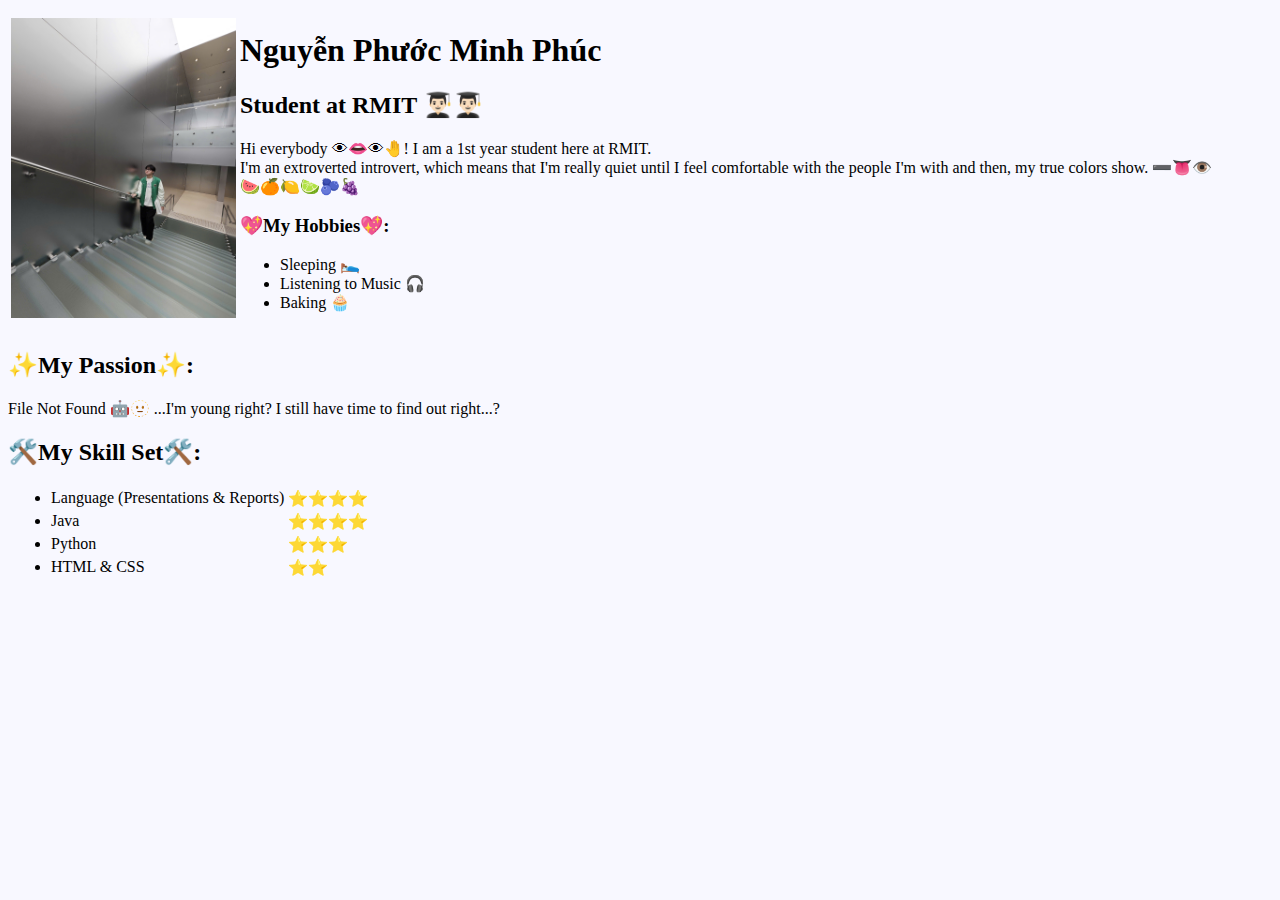
<file: index.html>
<!DOCTYPE html>
<html lang="en">
<head>
    <meta charset="UTF-8">
    <meta name="viewport" content="width=device-width, initial-scale=1.0">
    <title>Phuc Nguyen's Resume</title>
</head>
<body bgcolor="ghostwhite">
    <table>
        <tr>
            <td><img src="/images/pfp.jpg" alt="Personal Image" height="300"></td>
            <td>
                <h1>Nguyễn Phước Minh Phúc</h1>
                <h2>Student at RMIT 👨🏻‍🎓👨🏻‍🎓</h2>
                <p>Hi everybody 👁👄👁🤚! I am a 1st year student here at RMIT. 
                    <br> I'm an extroverted introvert, which means that I'm really quiet until I feel comfortable with the people I'm with and then, my true colors show. ➖👅👁️
                    <br> 🍉🍊🍋🍋‍🟩🫐🍇
                </p>
                <h3>💖My Hobbies💖:</h3>
                <ul>
                    <li>Sleeping 🛌</li>
                    <li>Listening to Music 🎧</li>
                    <li>Baking 🧁</li>
                </ul>
            </td>
        </tr>
    </table>
    <h2>✨My Passion✨:</h2>
    <p>File Not Found 🤖🫥 ...I'm young right? I still have time to find out right...?</p>    
    <h2>🛠️My Skill Set🛠️:</h2>
    <p>
        <ul>
        <table>
            <tr>
                <td><li>Language (Presentations & Reports)</li></td>
                <td>⭐️⭐️⭐️⭐️</td>
            </tr>
            <tr>
                <td><li>Java</li></td>
                <td>⭐️⭐️⭐️⭐️</td>
            </tr>
            <tr>
                <td><li>Python</li></td>
                <td>⭐️⭐️⭐️</td>
            </tr>
            <tr>
                <td><li>HTML & CSS</li></td>
                <td>⭐️⭐️</td>
            </tr>
        </table>
        </ul>
</body>
</html>
</file>
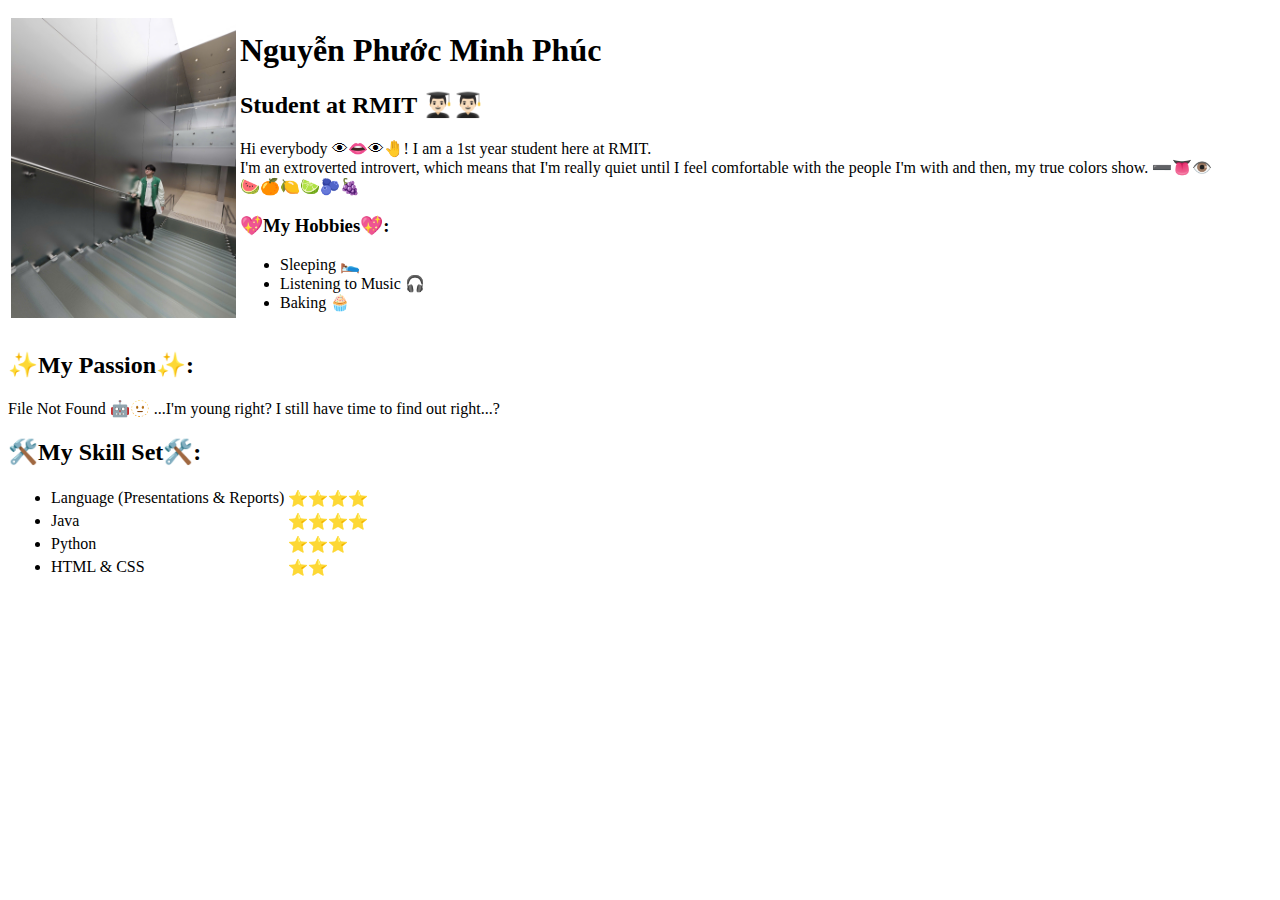
<file: resume website/index.html>
<!DOCTYPE html>
<html lang="en">
<head>
    <meta charset="UTF-8">
    <meta name="viewport" content="width=device-width, initial-scale=1.0">
    <title>Phuc Nguyen Resume</title>
</head>
<body>
    <table>
        <tr>
            <td><img src="/resume website/images/pfp.jpg" alt="Personal Image" height="300"></td>
            <td>
                <h1>Nguyễn Phước Minh Phúc</h1>
                <h2>Student at RMIT 👨🏻‍🎓👨🏻‍🎓</h2>
                <p>Hi everybody 👁👄👁🤚! I am a 1st year student here at RMIT. 
                    <br> I'm an extroverted introvert, which means that I'm really quiet until I feel comfortable with the people I'm with and then, my true colors show. ➖👅👁️
                    <br> 🍉🍊🍋🍋‍🟩🫐🍇
                </p>
                <h3>💖My Hobbies💖:</h3>
                <ul>
                    <li>Sleeping 🛌</li>
                    <li>Listening to Music 🎧</li>
                    <li>Baking 🧁</li>
                </ul>
            </td>
        </tr>
    </table>
    <h2>✨My Passion✨:</h2>
    <p>File Not Found 🤖🫥 ...I'm young right? I still have time to find out right...?</p>    
    <h2>🛠️My Skill Set🛠️:</h2>
    <p>
        <ul>
        <table>
            <tr>
                <td><li>Language (Presentations & Reports)</li></td>
                <td>⭐️⭐️⭐️⭐️</td>
            </tr>
            <tr>
                <td><li>Java</li></td>
                <td>⭐️⭐️⭐️⭐️</td>
            </tr>
            <tr>
                <td><li>Python</li></td>
                <td>⭐️⭐️⭐️</td>
            </tr>
            <tr>
                <td><li>HTML & CSS</li></td>
                <td>⭐️⭐️</td>
            </tr>
        </table>
        </ul>
</body>
</html>
</file>
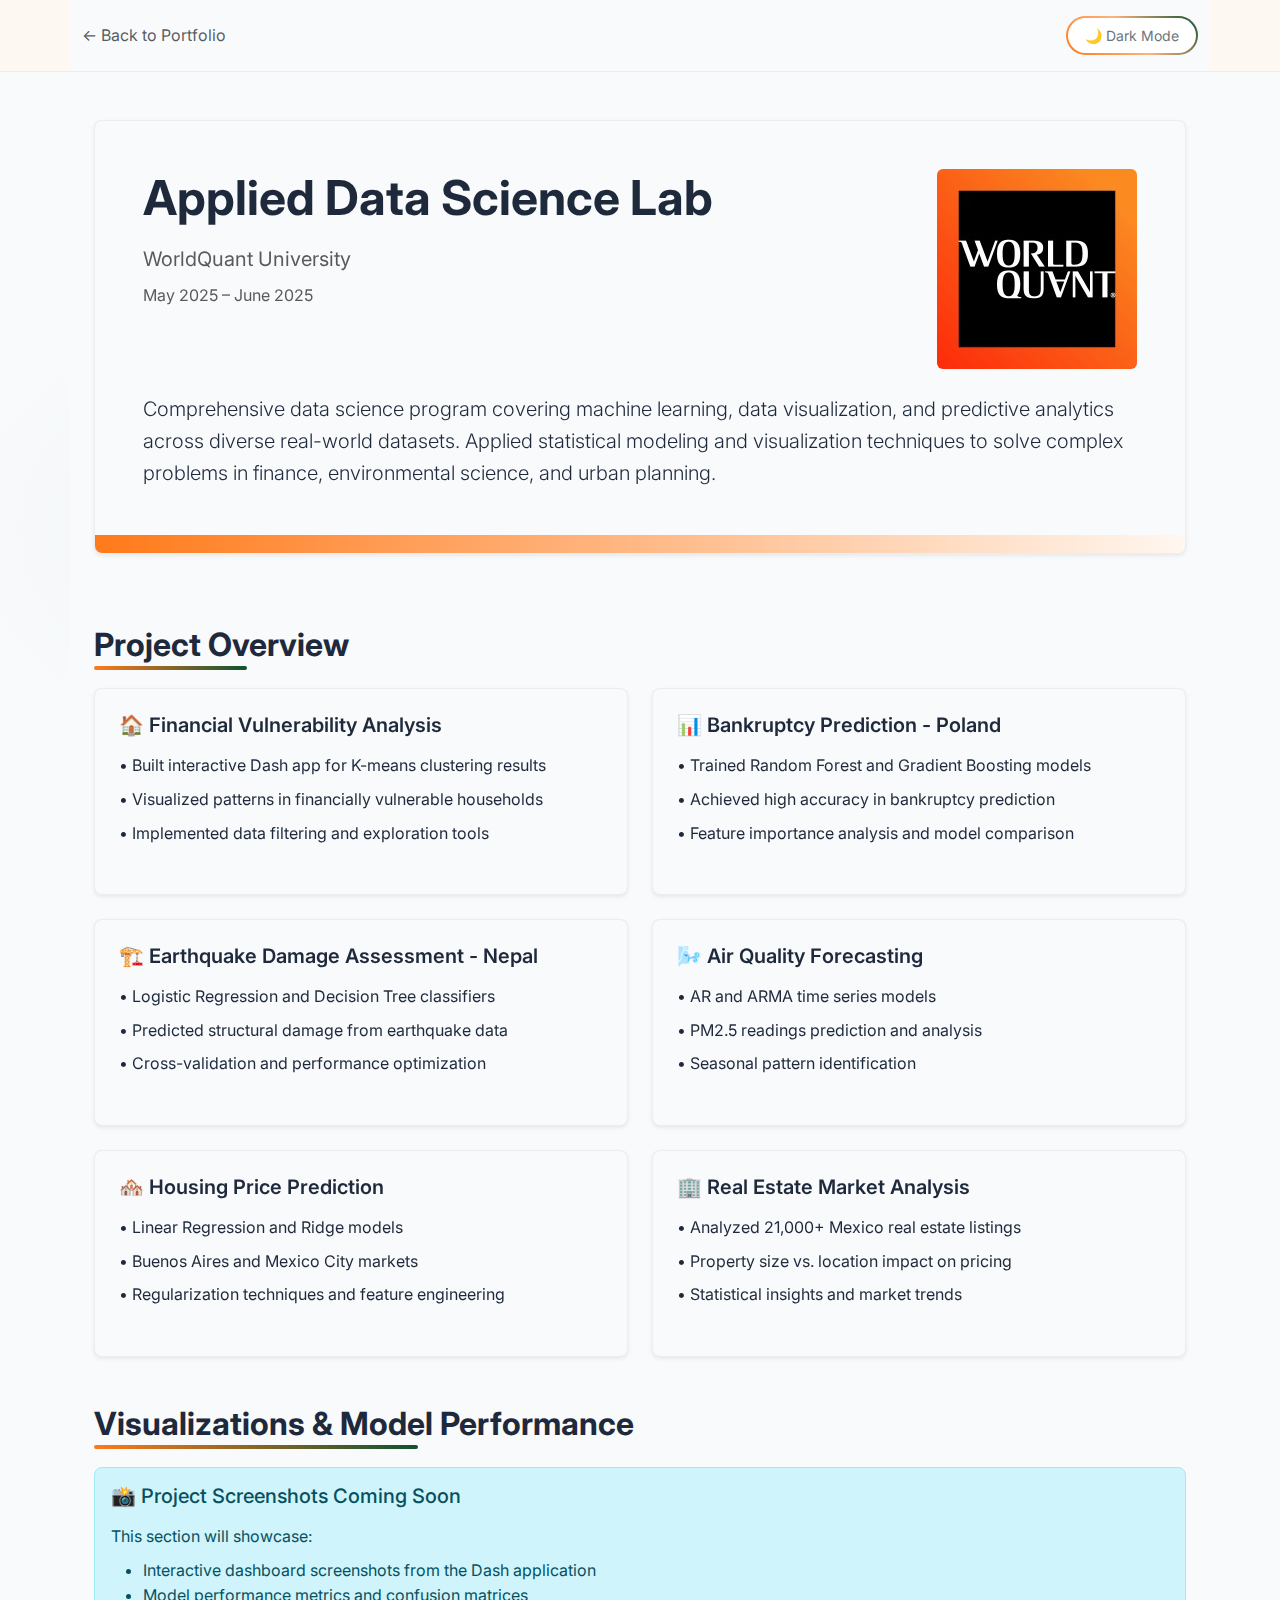
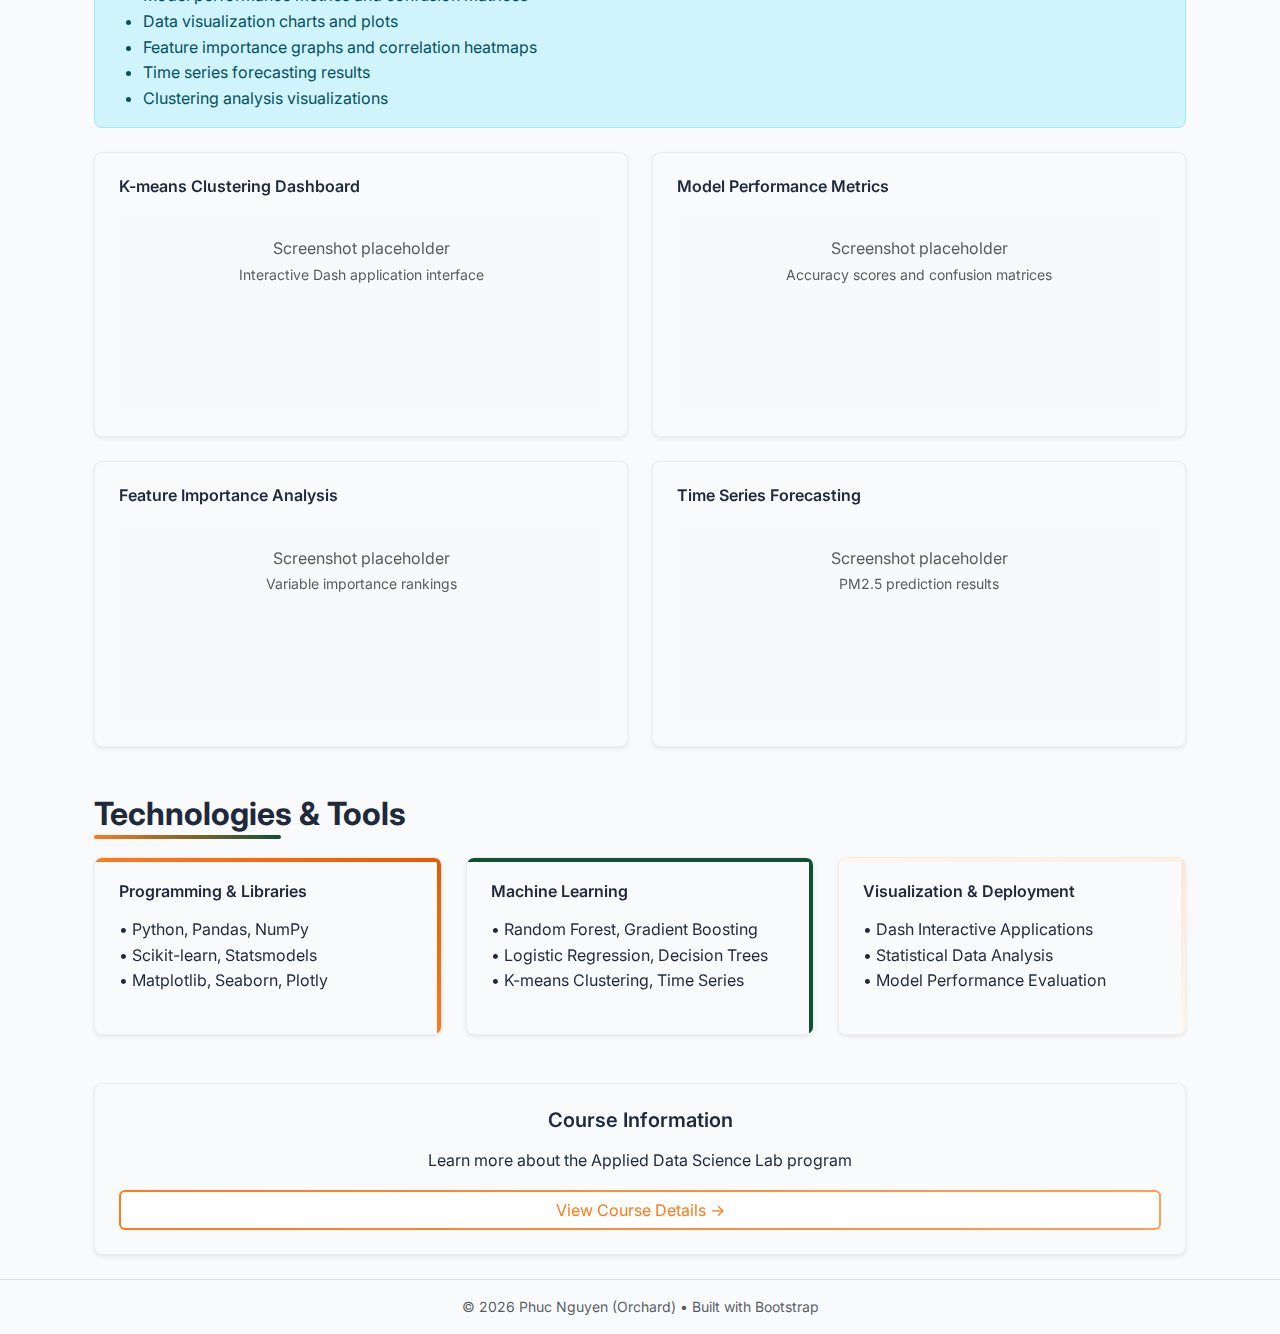
<file: applied-data-science-lab.html>
<!DOCTYPE html>
<html lang="en" data-bs-theme="dark">
<head>
  <meta charset="utf-8" />
  <meta name="viewport" content="width=device-width, initial-scale=1" />
  <title>Applied Data Science Lab — Phuc Nguyen (Orchard)</title>
  <meta name="description" content="Applied Data Science Lab project showcase - WorldQuant University course work including machine learning models, data visualizations, and analytical insights." />
  <link rel="preconnect" href="https://fonts.googleapis.com">
  <link rel="preconnect" href="https://fonts.gstatic.com" crossorigin>
  <link href="https://fonts.googleapis.com/css2?family=Inter:wght@300;400;500;600;700;800&display=swap" rel="stylesheet">
  <link href="https://cdn.jsdelivr.net/npm/bootstrap@5.3.0/dist/css/bootstrap.min.css" rel="stylesheet">
  <link href="./css/styles.css" rel="stylesheet">
</head>
<body>
  <!-- Page container -->
  <div class="min-vh-100 print-bg-white">
    <!-- Header / Nav -->
    <header class="navbar-custom position-sticky top-0" style="z-index: 1040;">
      <div class="container-xl">
        <div class="d-flex justify-content-between align-items-center py-3">
          <nav class="d-flex gap-3">
            <a href="./index.html" class="text-decoration-none text-muted">← Back to Portfolio</a>
          </nav>
          <div class="d-flex align-items-center gap-2">
            <button onclick="toggleTheme()" class="btn btn-outline-secondary btn-sm btn-rounded no-print">
              <span class="d-none d-sm-inline">🌙 Dark Mode</span>
              <span class="d-sm-none">🌙</span>
            </button>
          </div>
        </div>
      </div>
    </header>

    <!-- Hero Section -->
    <section class="container-xl px-4 py-5">
      <div class="card-custom hero-card rounded-3 shadow-sm p-4 p-md-5">
        <div class="d-flex justify-content-between align-items-start mb-4">
          <div>
            <h1 class="display-5 fw-bold mb-3">Applied Data Science Lab</h1>
            <p class="fs-5 text-muted mb-2">WorldQuant University</p>
            <p class="text-muted">May 2025 – June 2025</p>
          </div>
          <img src="./images/worldquant_logo.jpeg" alt="WorldQuant University Logo" class="rounded" style="height: 60px; width: auto;">
        </div>
        <p class="lead">
          Comprehensive data science program covering machine learning, data visualization, and predictive analytics across diverse real-world datasets. Applied statistical modeling and visualization techniques to solve complex problems in finance, environmental science, and urban planning.
        </p>
      </div>
    </section>

    <!-- Project Overview -->
    <section class="container-xl px-4 py-4">
      <h2 class="h2 fw-bold mb-4 section-header projects-header">Project Overview</h2>
      <div class="row g-4">
        <div class="col-md-6">
          <div class="card-custom rounded-3 shadow-sm p-4 h-100">
            <h3 class="h5 fw-semibold mb-3">🏠 Financial Vulnerability Analysis</h3>
            <ul class="list-unstyled">
              <li class="mb-2">• Built interactive Dash app for K-means clustering results</li>
              <li class="mb-2">• Visualized patterns in financially vulnerable households</li>
              <li class="mb-2">• Implemented data filtering and exploration tools</li>
            </ul>
          </div>
        </div>
        <div class="col-md-6">
          <div class="card-custom rounded-3 shadow-sm p-4 h-100">
            <h3 class="h5 fw-semibold mb-3">📊 Bankruptcy Prediction - Poland</h3>
            <ul class="list-unstyled">
              <li class="mb-2">• Trained Random Forest and Gradient Boosting models</li>
              <li class="mb-2">• Achieved high accuracy in bankruptcy prediction</li>
              <li class="mb-2">• Feature importance analysis and model comparison</li>
            </ul>
          </div>
        </div>
        <div class="col-md-6">
          <div class="card-custom rounded-3 shadow-sm p-4 h-100">
            <h3 class="h5 fw-semibold mb-3">🏗️ Earthquake Damage Assessment - Nepal</h3>
            <ul class="list-unstyled">
              <li class="mb-2">• Logistic Regression and Decision Tree classifiers</li>
              <li class="mb-2">• Predicted structural damage from earthquake data</li>
              <li class="mb-2">• Cross-validation and performance optimization</li>
            </ul>
          </div>
        </div>
        <div class="col-md-6">
          <div class="card-custom rounded-3 shadow-sm p-4 h-100">
            <h3 class="h5 fw-semibold mb-3">🌬️ Air Quality Forecasting</h3>
            <ul class="list-unstyled">
              <li class="mb-2">• AR and ARMA time series models</li>
              <li class="mb-2">• PM2.5 readings prediction and analysis</li>
              <li class="mb-2">• Seasonal pattern identification</li>
            </ul>
          </div>
        </div>
        <div class="col-md-6">
          <div class="card-custom rounded-3 shadow-sm p-4 h-100">
            <h3 class="h5 fw-semibold mb-3">🏘️ Housing Price Prediction</h3>
            <ul class="list-unstyled">
              <li class="mb-2">• Linear Regression and Ridge models</li>
              <li class="mb-2">• Buenos Aires and Mexico City markets</li>
              <li class="mb-2">• Regularization techniques and feature engineering</li>
            </ul>
          </div>
        </div>
        <div class="col-md-6">
          <div class="card-custom rounded-3 shadow-sm p-4 h-100">
            <h3 class="h5 fw-semibold mb-3">🏢 Real Estate Market Analysis</h3>
            <ul class="list-unstyled">
              <li class="mb-2">• Analyzed 21,000+ Mexico real estate listings</li>
              <li class="mb-2">• Property size vs. location impact on pricing</li>
              <li class="mb-2">• Statistical insights and market trends</li>
            </ul>
          </div>
        </div>
      </div>
    </section>

    <!-- Visualizations & Results -->
    <section class="container-xl px-4 py-4">
      <h2 class="h2 fw-bold mb-4 section-header education-header">Visualizations & Model Performance</h2>
      
      <!-- Placeholder for screenshots - you can add your actual images here -->
      <div class="alert alert-info rounded-3 mb-4">
        <h5 class="alert-heading mb-3">📸 Project Screenshots Coming Soon</h5>
        <p class="mb-2">This section will showcase:</p>
        <ul class="mb-0">
          <li>Interactive dashboard screenshots from the Dash application</li>
          <li>Model performance metrics and confusion matrices</li>
          <li>Data visualization charts and plots</li>
          <li>Feature importance graphs and correlation heatmaps</li>
          <li>Time series forecasting results</li>
          <li>Clustering analysis visualizations</li>
        </ul>
      </div>

      <!-- Example structure for when you add images -->
      <div class="row g-4">
        <div class="col-md-6">
          <div class="card-custom rounded-3 shadow-sm p-4">
            <h3 class="h6 fw-semibold mb-3">K-means Clustering Dashboard</h3>
            <div class="bg-light rounded-3 p-4 text-center" style="min-height: 200px;">
              <p class="text-muted mb-0">Screenshot placeholder</p>
              <small class="text-muted">Interactive Dash application interface</small>
            </div>
          </div>
        </div>
        <div class="col-md-6">
          <div class="card-custom rounded-3 shadow-sm p-4">
            <h3 class="h6 fw-semibold mb-3">Model Performance Metrics</h3>
            <div class="bg-light rounded-3 p-4 text-center" style="min-height: 200px;">
              <p class="text-muted mb-0">Screenshot placeholder</p>
              <small class="text-muted">Accuracy scores and confusion matrices</small>
            </div>
          </div>
        </div>
        <div class="col-md-6">
          <div class="card-custom rounded-3 shadow-sm p-4">
            <h3 class="h6 fw-semibold mb-3">Feature Importance Analysis</h3>
            <div class="bg-light rounded-3 p-4 text-center" style="min-height: 200px;">
              <p class="text-muted mb-0">Screenshot placeholder</p>
              <small class="text-muted">Variable importance rankings</small>
            </div>
          </div>
        </div>
        <div class="col-md-6">
          <div class="card-custom rounded-3 shadow-sm p-4">
            <h3 class="h6 fw-semibold mb-3">Time Series Forecasting</h3>
            <div class="bg-light rounded-3 p-4 text-center" style="min-height: 200px;">
              <p class="text-muted mb-0">Screenshot placeholder</p>
              <small class="text-muted">PM2.5 prediction results</small>
            </div>
          </div>
        </div>
      </div>
    </section>

    <!-- Technologies Used -->
    <section class="container-xl px-4 py-4">
      <h2 class="h2 fw-bold mb-4 section-header skills-header">Technologies & Tools</h2>
      <div class="row g-4">
        <div class="col-md-4">
          <div class="card-custom skill-card-1 rounded-3 shadow-sm p-4 h-100">
            <h3 class="h6 fw-semibold">Programming & Libraries</h3>
            <ul class="list-unstyled mt-2">
              <li>• Python, Pandas, NumPy</li>
              <li>• Scikit-learn, Statsmodels</li>
              <li>• Matplotlib, Seaborn, Plotly</li>
            </ul>
          </div>
        </div>
        <div class="col-md-4">
          <div class="card-custom skill-card-2 rounded-3 shadow-sm p-4 h-100">
            <h3 class="h6 fw-semibold">Machine Learning</h3>
            <ul class="list-unstyled mt-2">
              <li>• Random Forest, Gradient Boosting</li>
              <li>• Logistic Regression, Decision Trees</li>
              <li>• K-means Clustering, Time Series</li>
            </ul>
          </div>
        </div>
        <div class="col-md-4">
          <div class="card-custom skill-card-3 rounded-3 shadow-sm p-4 h-100">
            <h3 class="h6 fw-semibold">Visualization & Deployment</h3>
            <ul class="list-unstyled mt-2">
              <li>• Dash Interactive Applications</li>
              <li>• Statistical Data Analysis</li>
              <li>• Model Performance Evaluation</li>
            </ul>
          </div>
        </div>
      </div>
    </section>

    <!-- Course Link -->
    <section class="container-xl px-4 py-4">
      <div class="card-custom rounded-3 shadow-sm p-4 text-center">
        <h3 class="h5 fw-semibold mb-3">Course Information</h3>
        <p class="mb-3">Learn more about the Applied Data Science Lab program</p>
        <a href="https://classroom.emeritus.org/courses/7319" target="_blank" rel="noopener" class="btn btn-outline-primary btn-rounded">
          View Course Details →
        </a>
      </div>
    </section>

    <!-- Footer -->
    <footer class="border-top py-3 text-center">
      <div class="container">
        <p class="small text-muted mb-0">© <span id="y"></span> Phuc Nguyen (Orchard) • Built with Bootstrap</p>
      </div>
    </footer>
  </div>

  <script src="./js/script.js"></script>
</body>
</html>
</file>
<file: css/styles.css>
:root { 
  color-scheme: light dark; 
}
/* Orchard palette variables */
:root {
  --orchard-mandarin: #ff7a1a; /* primary orange */
  --orchard-mandarin-dark: #e65a00;
  --orchard-leaf: #0f5132; /* forest green */
  --orchard-forest-rgb: 15,81,50; /* rgb for forest green */
  --orchard-cream: #fff7f0; /* soft cream */
  --orchard-deep: #102028; /* deep slate for accents */
  --orchard-muted: #6b7280;
}
  [data-bs-theme="dark"] .dark-mode-star {
    display: inline;
  }
  [data-bs-theme="dark"] .light-mode-flower {
    display: none;
  }
  .dark-mode-star {
    display: none;
  }
  .light-mode-flower {
    display: inline;
  }

html { 
  scroll-behavior: smooth; 
  scroll-padding-top: 80px; /* Account for sticky navbar height */
}

body { 
  font-family: 'Inter', system-ui, -apple-system, Segoe UI, Roboto, Helvetica, Arial, sans-serif;
  background-color: #f8fafc;
  background-image: radial-gradient(circle at 12% 18%, rgba(var(--orchard-forest-rgb),0.02), transparent 8%), radial-gradient(circle at 78% 36%, rgba(255,122,26,0.02), transparent 6%);
  color: #1e293b;
  font-size: 16px;
  line-height: 1.6;
}

[data-bs-theme="dark"] body {
  background-color: #020617;
  color: #f1f5f9;
}

.card-custom {
  background-color: rgba(255, 255, 255, 0.8);
  border: 1px solid rgba(226, 232, 240, 0.7);
  backdrop-filter: blur(10px);
  position: relative;
  overflow: hidden;
}

[data-bs-theme="dark"] .card-custom {
  background-color: rgba(15, 23, 42, 0.8);
  border: 1px solid rgba(30, 41, 59, 0.6);
}

/* Flowing gradient bottom border for hero card */
.card-custom.hero-card {
  overflow: hidden;
}

.card-custom.hero-card::after {
  content: '';
  position: absolute;
  bottom: 0;
  left: 0;
  right: 0;
  height: 18px;
  background: linear-gradient(90deg, var(--orchard-mandarin), var(--orchard-cream), var(--orchard-leaf));
  background-size: 200% 100%;
  animation: flowingGradient 14s ease infinite;
}

@keyframes flowingGradient {
  0% {
    background-position: 0% 50%;
  }
  50% {
    background-position: 100% 50%;
  }
  100% {
    background-position: 0% 50%;
  }
}

/* Section header accents */
.section-header {
  position: relative;
  display: inline-block;
}

.section-header::after {
  content: '';
  position: absolute;
  bottom: -6px;
  left: 0;
  width: 60%;
  height: 4px;
  border-radius: 3px;
  background: linear-gradient(90deg, var(--orchard-mandarin), var(--orchard-leaf));
}

/* Skill category accents */
.skill-card-1::before {
  content: '';
  position: absolute;
  top: 0;
  left: 0;
  right: 0;
  height: 4px;
  background: linear-gradient(90deg, var(--orchard-mandarin), var(--orchard-mandarin-dark));
  border-radius: 12px 12px 0 0;
}

.skill-card-1::after {
  content: '';
  position: absolute;
  top: 0;
  right: 0;
  bottom: 0;
  width: 4px;
  background: linear-gradient(180deg, var(--orchard-mandarin-dark), var(--orchard-mandarin));
  border-radius: 0 12px 12px 0;
}

.skill-card-2::before {
  content: '';
  position: absolute;
  top: 0;
  left: 0;
  right: 0;
  height: 4px;
  background: linear-gradient(90deg, var(--orchard-leaf), var(--orchard-leaf) 100%);
  border-radius: 12px 12px 0 0;
}

.skill-card-2::after {
  content: '';
  position: absolute;
  top: 0;
  right: 0;
  bottom: 0;
  width: 4px;
  background: linear-gradient(180deg, var(--orchard-leaf) 0%, var(--orchard-leaf) 100%);
  border-radius: 0 12px 12px 0;
}

.skill-card-3::before {
  content: '';
  position: absolute;
  top: 0;
  left: 0;
  right: 0;
  height: 4px;
  background: linear-gradient(90deg, var(--orchard-cream), #f8efe6 100%);
  border-radius: 12px 12px 0 0;
}

.skill-card-3::after {
  content: '';
  position: absolute;
  top: 0;
  right: 0;
  bottom: 0;
  width: 4px;
  background: linear-gradient(180deg, #f6e8dd 0%, var(--orchard-cream) 100%);
  border-radius: 0 12px 12px 0;
}

/* Make the Soft Skills card visually stronger: clearer border and subtle cream background */
.skill-card-3 {
  border: 1px solid rgba(255,122,26,0.10);
  background: #ffffff; /* keep soft skills card white per request */
  box-shadow: 0 8px 20px rgba(255,122,26,0.06); /* subtle mandarin accent shadow */
}

[data-bs-theme="dark"] .skill-card-3 {
  border: 1px solid rgba(255,122,26,0.16);
  background: linear-gradient(180deg, rgba(15,23,42,0.7), rgba(15,23,42,0.64));
  box-shadow: 0 8px 20px rgba(255,122,26,0.05);
}

.navbar-custom {
  backdrop-filter: blur(10px);
  background-color: rgba(255, 247, 240, 0.85) !important; /* soft cream */
  border-bottom: 1px solid rgba(255, 122, 26, 0.12);
}

[data-bs-theme="dark"] .navbar-custom {
  background-color: rgba(15, 23, 42, 0.6) !important;
  border-bottom: 1px solid rgba(30, 41, 59, 0.6);
}

/* Navbar link colors: neutral professional palette */
.navbar-custom .navbar-nav .nav-link {
  color: var(--orchard-deep) !important;
}
.navbar-custom .navbar-nav .nav-link:hover {
  color: #07131a !important; /* slightly darker deep slate */
  opacity: 0.95;
  transform: translateY(-1px);
  transition: all 0.15s ease;
}

/* --- Fix dark/light mode mismatches --- */
body, .container-xl, .card-custom, .navbar-custom {
  background-color: #f8fafc;
  color: #1e293b;
}
[data-bs-theme="dark"] body, [data-bs-theme="dark"] .container-xl, [data-bs-theme="dark"] .card-custom, [data-bs-theme="dark"] .navbar-custom {
  background-color: #020617 !important;
  color: #f1f5f9 !important;
}

/* Ensure nav links are visible in both themes */
[data-bs-theme="dark"] .navbar-custom .navbar-nav .nav-link {
  color: #fff !important;
}
[data-bs-theme="light"] .navbar-custom .navbar-nav .nav-link {
  color: inherit !important;
}

/* Fix white text on white bg for mobile */
@media (max-width: 768px) {
  .navbar-custom, .navbar-custom .navbar-collapse, .navbar-custom .navbar-nav {
    background-color: inherit !important;
  }
  .card-custom, .container-xl {
    background-color: inherit !important;
    color: inherit !important;
  }
}

/* Static rainbow border buttons */
.btn-rounded {
  position: relative;
  border: 2px solid transparent;
  background: linear-gradient(var(--bs-body-bg), var(--bs-body-bg)) padding-box,
              linear-gradient(45deg, var(--orchard-mandarin), #ffb37a, var(--orchard-leaf)) border-box;
}

/* Project card improvements */
.card-custom {
  display: flex;
  flex-direction: column;
}

/* Project CTA buttons: use orchard mandarin as primary accent */
.btn-outline-primary {
  color: var(--orchard-mandarin) !important;
  border-color: rgba(255,122,26,0.35) !important;
}
.btn-outline-primary:hover,
.btn-outline-primary:focus-visible {
  background-color: var(--orchard-mandarin) !important;
  color: #fff !important;
  border-color: var(--orchard-mandarin-dark) !important;
}
.btn-outline-primary.btn-rounded {
  background: linear-gradient(var(--bs-body-bg), var(--bs-body-bg)) padding-box,
              linear-gradient(45deg, var(--orchard-mandarin), #ffb37a) border-box;
}

/* Ensure project CTA outline buttons remain readable in light theme (fix white-on-white hover) */
[data-bs-theme="light"] .btn-outline-primary:hover,
[data-bs-theme="light"] .btn-outline-primary:focus-visible,
[data-bs-theme="light"] .btn-outline-primary:active {
  background-color: var(--orchard-mandarin) !important;
  color: #ffffff !important;
  border-color: var(--orchard-mandarin-dark) !important;
  background-image: none !important;
}

[data-bs-theme="light"] .btn-outline-primary.btn-rounded:hover,
[data-bs-theme="light"] .btn-outline-primary.btn-rounded:focus-visible,
[data-bs-theme="light"] .btn-outline-primary.btn-rounded:active {
  background-color: var(--orchard-mandarin) !important;
  color: #ffffff !important;
  border-color: var(--orchard-mandarin-dark) !important;
  background-image: none !important;
}

.card-custom .mt-auto {
  margin-top: auto !important;
}

.card-custom:hover {
  transform: translateY(-5px);
  transition: all 0.3s ease;
  box-shadow: 0 10px 25px rgba(0,0,0,0.1);
}

/* Awards styling */
.award-item {
  display: flex;
  align-items: center;
  gap: 8px;
  padding: 8px 12px;
  margin: 4px 0;
  background: linear-gradient(135deg, rgba(255, 122, 26, 0.06), rgba(255, 153, 77, 0.04));
  border: 1px solid rgba(255, 122, 26, 0.12);
  border-radius: 8px;
  position: relative;
  overflow: hidden;
}

[data-bs-theme="dark"] .award-item {
  background: linear-gradient(135deg, rgba(255, 122, 26, 0.12), rgba(255, 153, 77, 0.06));
  border: 1px solid rgba(255, 122, 26, 0.2);
}

.award-item::before {
  content: '';
  position: absolute;
  top: 0;
  left: -100%;
  width: 100%;
  height: 100%;
  background: linear-gradient(90deg, 
    transparent, 
    rgba(255, 255, 255, 0.2), 
    transparent
  );
  animation: sparkle 3s infinite;
}

@keyframes sparkle {
  0% { left: -100%; }
  50% { left: -100%; }
  100% { left: 100%; }
}

@keyframes blink {
  0% { opacity: 0; transform: scale(0.8); }
  50% { opacity: 1; transform: scale(1.2); }
  100% { opacity: 0; transform: scale(0.8); }
}

.award-icon {
  width: 20px;
  height: 20px;
  display: inline-block;
  color: #b45309;
}

.award-sparkles {
  position: absolute;
  top: 0;
  left: 0;
  right: 0;
  bottom: 0;
  pointer-events: none;
  overflow: hidden;
}

.sparkle {
  position: absolute;
  font-size: 12px;
  opacity: 0;
  animation: blink 2s infinite;
}

.sparkle:nth-child(1) {
  top: 10%;
  left: 15%;
  animation-delay: 0s;
}

.sparkle:nth-child(2) {
  top: 20%;
  right: 20%;
  animation-delay: 0.5s;
}

.sparkle:nth-child(3) {
  bottom: 15%;
  left: 25%;
  animation-delay: 1s;
}

.sparkle:nth-child(4) {
  bottom: 25%;
  right: 15%;
  animation-delay: 1.5s;
}

.sparkle:nth-child(5) {
  top: 50%;
  left: 5%;
  animation-delay: 0.3s;
}

.sparkle:nth-child(6) {
  top: 40%;
  right: 5%;
  animation-delay: 1.2s;
}

.award-text {
  font-weight: 500;
  color: var(--orchard-mandarin-dark);
}

[data-bs-theme="dark"] .award-text {
  color: #ffb37a;
}

/* Language items */
.language-item {
  padding: 20px;
  border-radius: 12px;
  transition: all 0.3s ease;
  cursor: pointer;
  position: relative;
  overflow: hidden;
}

.language-item:hover {
  transform: translateY(-2px);
  box-shadow: 0 4px 12px rgba(0, 0, 0, 0.1);
}

[data-bs-theme="dark"] .language-item:hover {
  box-shadow: 0 4px 12px rgba(0, 0, 0, 0.3);
}

.language-flag {
  font-size: 12px;
  font-weight: 700;
  display: inline-block;
  padding: 4px 8px;
  border-radius: 6px;
  background: rgba(0,0,0,0.04);
  color: inherit;
}

.language-name {
  font-weight: 600;
  font-size: 16px;
  margin-bottom: 2px;
}

.language-level {
  font-size: 14px;
  opacity: 0.8;
}

/* Orchard language colors */
.language-english {
  background: linear-gradient(135deg, rgba(255,122,26,0.06), rgba(255,186,120,0.03));
  border: 1px solid rgba(255,122,26,0.12);
}

.language-vietnamese {
  background: linear-gradient(135deg, rgba(var(--orchard-forest-rgb),0.06), rgba(var(--orchard-forest-rgb),0.03));
  border: 1px solid rgba(var(--orchard-forest-rgb),0.12);
}

.language-chinese {
  background: linear-gradient(135deg, rgba(255,122,26,0.06), rgba(255,153,77,0.03));
  border: 1px solid rgba(255,122,26,0.12);
}

.language-japanese {
  background: linear-gradient(135deg, rgba(255,153,77,0.04), rgba(255,255,255,0.04));
  border: 1px solid rgba(155,155,155,0.12);
}

[data-bs-theme="dark"] .language-english {
  background: linear-gradient(135deg, rgba(255,122,26,0.10), rgba(255,186,120,0.04));
  border: 1px solid rgba(255,122,26,0.18);
}

[data-bs-theme="dark"] .language-vietnamese {
  background: linear-gradient(135deg, rgba(var(--orchard-forest-rgb),0.12), rgba(var(--orchard-forest-rgb),0.05));
  border: 1px solid rgba(var(--orchard-forest-rgb),0.18);
}

[data-bs-theme="dark"] .language-chinese {
  background: linear-gradient(135deg, rgba(255,122,26,0.10), rgba(255,153,77,0.05));
  border: 1px solid rgba(255,122,26,0.18);
}

[data-bs-theme="dark"] .language-japanese {
  background: linear-gradient(135deg, rgba(255,153,77,0.06), rgba(255,255,255,0.03));
  border: 1px solid rgba(155,155,155,0.2);
}

/* Contact details styling */
.contact-details {
  background: linear-gradient(135deg, rgba(var(--orchard-forest-rgb),0.06), rgba(255,247,240,0.06));
  border: 1px solid rgba(255,122,26,0.08);
  border-radius: 16px;
  padding: 20px;
  position: relative;
  overflow: hidden;
}

[data-bs-theme="dark"] .contact-details {
  background: linear-gradient(135deg, rgba(var(--orchard-forest-rgb),0.12), rgba(255,247,240,0.04));
  border: 1px solid rgba(255,122,26,0.14);
}

.contact-details::before {
  content: '';
  position: absolute;
  top: 0;
  left: -100%;
  width: 100%;
  height: 100%;
  background: linear-gradient(90deg, 
    transparent,
    rgba(255,122,26,0.06),
    transparent
  );
  animation: contactShine 4s infinite;
}

@keyframes contactShine {
  0% { left: -100%; }
  50% { left: -100%; }
  100% { left: 100%; }
}

.contact-item {
  display: flex;
  align-items: center;
  gap: 16px;
  padding: 12px 16px;
  margin: 8px 0;
  border-radius: 12px;
  transition: all 0.3s ease;
  position: relative;
}

.contact-item:hover {
  transform: translateY(-2px);
  background: rgba(255, 122, 26, 0.06);
}

[data-bs-theme="dark"] .contact-item:hover {
  background: rgba(var(--orchard-forest-rgb),0.12);
}

.contact-icon {
  font-size: 18px;
  display: inline-flex;
  align-items: center;
  justify-content: center;
  width: 34px;
  height: 34px;
  border-radius: 8px;
  background: rgba(var(--orchard-forest-rgb),0.06);
  color: inherit;
}

/* iconPulse removed for a more professional, static look */

.contact-info {
  flex: 1;
}

.contact-info a {
  color: inherit;
  transition: color 0.3s ease;
}

.contact-info a:hover {
  color: var(--orchard-mandarin-dark) !important;
}

.contact-label {
  font-size: 12px;
  font-weight: 600;
  text-transform: uppercase;
  letter-spacing: 0.5px;
  opacity: 0.8;
  margin-bottom: 2px;
}

.contact-value {
  font-size: 14px;
  font-weight: 500;
  line-height: 1.3;
}

/* Typing animation */
.typing-cursor {
  animation: blink 1s infinite;
  font-weight: bold;
}

@keyframes blink {
  0%, 50% { opacity: 1; }
  51%, 100% { opacity: 0; }
}

/* Language progress bars */
.language-progress {
  background-color: rgba(255, 255, 255, 0.1);
  border-radius: 10px;
  overflow: hidden;
}

[data-bs-theme="dark"] .language-progress {
  background-color: rgba(255, 255, 255, 0.05);
}

.language-progress-bar {
  border-radius: 10px;
  transition: width 2s ease-in-out;
  position: relative;
  overflow: hidden;
}

/* Individual progress bar colors matching language themes */
.english-bar {
  background: linear-gradient(90deg, var(--orchard-mandarin), var(--orchard-leaf));
}

.vietnamese-bar {
  background: linear-gradient(90deg, var(--orchard-leaf), var(--orchard-mandarin));
}

.chinese-bar {
  background: linear-gradient(90deg, var(--orchard-mandarin), var(--orchard-leaf));
}

.japanese-bar {
  background: linear-gradient(90deg, var(--orchard-leaf), var(--orchard-cream));
}

.language-progress-bar::after {
  content: '';
  position: absolute;
  top: 0;
  left: -100%;
  width: 100%;
  height: 100%;
  background: linear-gradient(90deg, transparent, rgba(255,255,255,0.24), transparent);
  animation: shimmer 2s infinite;
}

@keyframes shimmer {
  0% { left: -100%; }
  100% { left: 100%; }
}

/* Wave animation */
.wave {
  animation: wave 2s infinite;
  transform-origin: 70% 70%;
  display: inline-block;
}

@keyframes wave {
  0% { transform: rotate(0deg); }
  10% { transform: rotate(14deg); }
  20% { transform: rotate(-8deg); }
  30% { transform: rotate(14deg); }
  40% { transform: rotate(-4deg); }
  50% { transform: rotate(10deg); }
  60% { transform: rotate(0deg); }
  100% { transform: rotate(0deg); }
}

/* --- Meteor Shower Animation --- */
.flying-star {
  position: absolute;
  font-size: var(--size, 1em);
  opacity: 0;
  left: var(--start-x, 100%);
  top: var(--start-y, 0%);
  animation: meteorShower var(--duration, 4s) ease-in var(--delay, 0s) 1 forwards;
}

@keyframes meteorShower {
  0% {
    opacity: 0;
    transform: translate(0, 0) scale(0.3) rotate(0deg);
  }
  10% {
    opacity: 1;
    transform: translate(-80px, 40px) scale(0.8) rotate(45deg);
  }
  15% {
    opacity: 1;
    transform: translate(-150px, 75px) scale(1) rotate(90deg);
  }
  85% {
    opacity: 1;
    transform: translate(-1200px, 600px) scale(1) rotate(450deg);
  }
  100% {
    opacity: 0;
    transform: translate(-1400px, 700px) scale(0.2) rotate(540deg);
  }
}

.flying-stars-container {
  position: fixed !important;
  top: 0 !important;
  left: 0 !important;
  width: 100vw !important;
  height: 100vh !important;
  pointer-events: none !important;
  z-index: 9999 !important;
  overflow: hidden !important;
  margin: 0 !important;
  padding: 0 !important;
}

@keyframes hideMeteorShower {
  to {
    opacity: 0;
    visibility: hidden;
  }
}
/* --- End Meteor Shower Animation --- */

@media print {
  .no-print { 
    display: none !important; 
  }
  .print-bg-white { 
    background: #fff !important; 
  }
  .print-shadow-none { 
    box-shadow: none !important; 
  }
  .print-p-0 { 
    padding: 0 !important; 
  }
  /* Hide decorative hero gradient in print */
  .card-custom.hero-card::after { display: none !important; }
}

/* Interactive visualization styling for lab page */
.video-container {
  transition: all 0.3s ease;
  border: 2px solid rgba(255,122,26,0.08);
}

.video-container:hover {
  border-color: rgba(255,122,26,0.16);
  box-shadow: 0 8px 25px rgba(255,122,26,0.10);
  transform: translateY(-2px);
}

.fullscreen-video {
  position: fixed !important;
  top: 0 !important;
  left: 0 !important;
  width: 100vw !important;
  height: 100vh !important;
  z-index: 9999 !important;
  background: black !important;
  object-fit: contain !important;
  border-radius: 0 !important;
}

.demo-feature {
  transition: all 0.2s ease;
}

.demo-feature:hover {
  transform: translateY(-2px);
  box-shadow: 0 4px 12px rgba(255,122,26,0.08);
}

.achievement-card {
  transition: all 0.3s ease;
}

.achievement-card:hover {
  transform: translateY(-4px);
  box-shadow: 0 8px 25px rgba(0, 0, 0, 0.15);
}

.analysis-item img {
  transition: all 0.3s ease;
}

.analysis-item:hover img {
  transform: scale(1.02);
  box-shadow: 0 4px 15px rgba(0, 0, 0, 0.1);
}

/* Dark mode adjustments for lab page */
[data-bs-theme="dark"] .demo-feature {
  background: rgba(30, 41, 59, 0.5) !important;
}

[data-bs-theme="dark"] .video-container {
  background: rgba(30, 41, 59, 0.3) !important;
}

[data-bs-theme="dark"] .achievement-card {
  background: rgba(30, 41, 59, 0.3) !important;
}

/* --- Responsive Improvements --- */
@media (max-width: 1200px) {
  .container-xl, .container {
    padding-left: 1rem !important;
    padding-right: 1rem !important;
  }
}

@media (max-width: 992px) {
  .hero-card {
    padding: 2rem 1rem !important;
  }
  .section-header {
    font-size: 2rem !important;
  }
  .card-custom {
    padding: 1.5rem 1rem !important;
  }
}

@media (max-width: 768px) {
  .navbar-custom nav {
    flex-direction: column !important;
    gap: 0.5rem !important;
  }
  .hero-card {
    padding: 1rem !important;
  }
  .section-header {
    font-size: 1.5rem !important;
  }
  .card-custom {
    padding: 1rem !important;
    font-size: 1rem !important;
  }
  .row.g-4, .row.g-3 {
    gap: 1rem !important;
  }
  .language-item, .achievement-card, .interest-card {
    margin-bottom: 1rem !important;
  }
  .contact-details {
    padding: 1rem !important;
  }
  .award-item {
    flex-direction: column !important;
    align-items: flex-start !important;
    gap: 0.5rem !important;
  }
  .award-icon {
    font-size: 1.2rem !important;
  }
  .award-text {
    font-size: 1rem !important;
  }
  .flying-stars-container {
    width: 100vw !important;
    height: 100vh !important;
  }
  .flying-star {
    font-size: calc(var(--size, 1em) * 0.8) !important;
  }
  img, video {
    max-width: 100% !important;
    height: auto !important;
  }
}

@media (max-width: 768px) {
  /* --- Experience Section Image Size for Desktop --- */
  #experience .card-custom img {
    max-width: 80px !important;
    max-height: 40px !important;
    width: auto !important;
    height: auto !important;
    object-fit: contain !important;
    border-radius: 10px !important;
    display: inline-block !important;
  }

  /* --- Uniform Experience Section Image Size for Mobile --- */
  #experience .card-custom img {
    width: 80px !important;
    height: 80px !important;
    object-fit: cover !important;
    border-radius: 10px !important;
    display: block !important;
  }
}

/* --- Force Uniform Experience Section Image Size on Desktop --- */
#experience .card-custom img {
  width: 50px !important;
  height: 50px !important;
  object-fit: cover !important;
  border-radius: 10px !important;
  display: inline-block !important;
}

@media (max-width: 576px) {
  h1, .display-4 {
    font-size: 2rem !important;
  }
  .section-header {
    font-size: 1.2rem !important;
  }
  .card-custom {
    padding: 0.5rem !important;
    font-size: 0.95rem !important;
  }
  .contact-details {
    padding: 0.5rem !important;
  }
  .award-item {
    font-size: 0.95rem !important;
  }
}
/* --- End Responsive Improvements --- */

/* --- Mobile Top White Chunk Fix --- */
@media (max-width: 768px) {
  body {
    margin-top: 0 !important;
    padding-top: 0 !important;
    background-color: inherit !important;
  }
  .navbar-custom {
    margin-bottom: 0 !important;
    padding-top: 0 !important;
    padding-bottom: 0 !important;
  }
  .container-xl {
    padding-top: 0 !important;
  }
}
/* --- End Mobile Top White Chunk Fix --- */

/* --- Pill-shaped Navbar Buttons --- */
.navbar-custom .btn,
.navbar-custom .btn-rounded {
  border-radius: 999px !important;
  padding-left: 1.2em !important;
  padding-right: 1.2em !important;
  padding-top: 0.5em !important;
  padding-bottom: 0.5em !important;
}

/* Ensure header buttons remain readable on hover/focus */
.navbar-custom .btn:hover,
.navbar-custom .btn:focus-visible,
.navbar-custom .btn:active {
  background-color: #1f2937 !important; /* dark slate */
  color: #ffffff !important; /* white text for contrast */
  border-color: #1f2937 !important;
  opacity: 1 !important;
}

/* Stronger override for Bootstrap outline buttons in light theme (fixes white-on-white hover) */
[data-bs-theme="light"] .navbar-custom .btn-outline-secondary:hover,
[data-bs-theme="light"] .navbar-custom .btn-outline-secondary:focus-visible,
[data-bs-theme="light"] .navbar-custom .btn-outline-secondary:active {
  background-color: #1f2937 !important;
  color: #ffffff !important;
  border-color: #1f2937 !important;
  background-image: none !important;
}

/* And for any rounded/gradient button variants used in the navbar */
[data-bs-theme="light"] .navbar-custom .btn-rounded.btn-outline-secondary:hover,
[data-bs-theme="light"] .navbar-custom .btn-rounded.btn-outline-secondary:focus-visible,
[data-bs-theme="light"] .navbar-custom .btn-rounded.btn-outline-secondary:active {
  background-color: #1f2937 !important;
  color: #ffffff !important;
  border-color: #1f2937 !important;
  background-image: none !important;
}

/* --- Responsive Image Fixes --- */
img {
  max-width: 100% !important;
  height: auto !important;
  display: block !important;
  object-fit: contain !important;
  border-radius: 12px !important;
}

@media (max-width: 768px) {
  img {
    max-width: 100vw !important;
    height: auto !important;
    margin-left: auto !important;
    margin-right: auto !important;
    border-radius: 10px !important;
  }
  .card-custom img,
  .achievement-card img,
  .analysis-item img {
    max-width: 100% !important;
    height: auto !important;
    border-radius: 10px !important;
  }
}

/* Specific override for Hello Health project logo to opt into a larger, contained size
   This class is applied only to the Hello Health image via the HTML tag.
   It uses !important to override the general #experience .card-custom img rules. */
#experience .card-custom img.experience-logo-large {
  width: auto !important;
  height: 70px !important;
  max-width: 200px !important;
  object-fit: contain !important;
  border-radius: 10px !important;
  display: inline-block !important;
}

/* Shared project logo sizing so project/experience logos appear visually balanced */
#projects .card-custom img.project-logo,
#experience .card-custom img.project-logo {
  width: auto !important;
  height: 70px !important;
  max-width: 200px !important;
  object-fit: contain !important;
  border-radius: 10px !important;
  display: inline-block !important;
}
</file>
